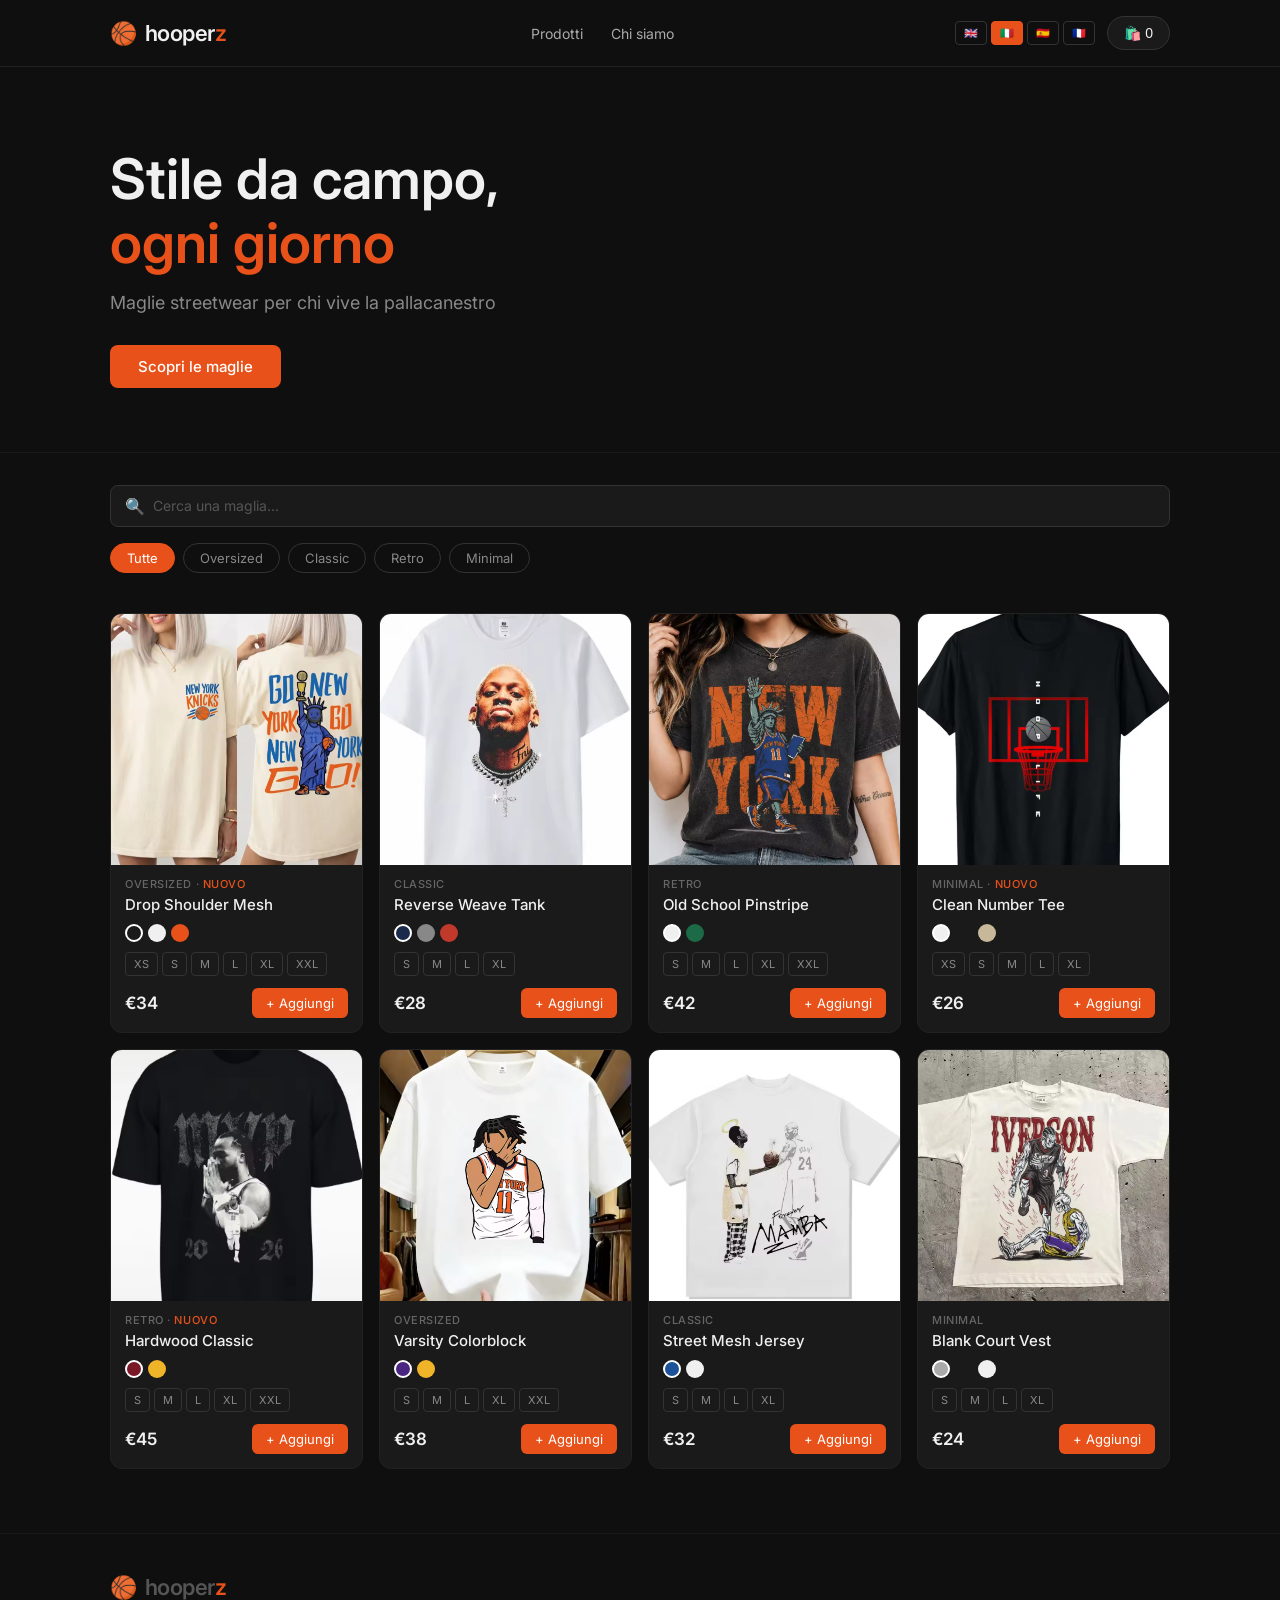
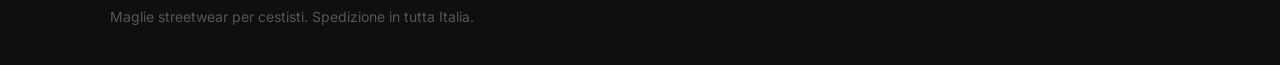
<file: index.html>
<!DOCTYPE html>
<html lang="it">
<head>
  <meta charset="UTF-8">
  <meta name="viewport" content="width=device-width, initial-scale=1.0">
  <title>Hooperz — Maglie da Basket Streetwear</title>
  <link rel="stylesheet" href="css/style.css">
  <link rel="preconnect" href="https://fonts.googleapis.com">
  <link href="https://fonts.googleapis.com/css2?family=Inter:wght@400;500;600&display=swap" rel="stylesheet">
</head>
<body>

  <!-- HEADER -->
  <header class="header">
    <div class="container">
      <div class="logo">
        <span class="logo-ball">🏀</span>
        <span class="logo-name">hooper<span class="accent">z</span></span>
      </div>
      <nav class="nav">
        <a href="#prodotti">Prodotti</a>
        <a href="#chi-siamo">Chi siamo</a>
      </nav>
      <div class="header-right">
        <div class="lang-switcher">
          <button class="lang-btn" data-lang="en">🇬🇧</button>
          <button class="lang-btn" data-lang="it">🇮🇹</button>
          <button class="lang-btn" data-lang="es">🇪🇸</button>
          <button class="lang-btn" data-lang="fr">🇫🇷</button>
        </div>
        <button class="cart-btn" id="cartBtn">
          🛍️ <span id="cartCount">0</span>
        </button>
      </div>
    </div>
  </header>

  <!-- HERO -->
  <section class="hero">
    <div class="container">
      <h1>Stile da campo,<br><span class="accent">ogni giorno</span></h1>
      <p>Maglie streetwear per chi vive la pallacanestro</p>
      <a href="#prodotti" class="btn-primary">Scopri le maglie</a>
    </div>
  </section>

  <!-- FILTRI E RICERCA -->
  <section class="filters-section" id="prodotti">
    <div class="container">
      <div class="search-bar">
        <span class="search-icon">🔍</span>
        <input type="text" id="searchInput" placeholder="Cerca una maglia...">
        <button class="search-clear" id="searchClear">✕</button>
      </div>
      <div class="filters" id="filters">
        <button class="filter active" data-filter="all">Tutte</button>
        <button class="filter" data-filter="oversized">Oversized</button>
        <button class="filter" data-filter="classic">Classic</button>
        <button class="filter" data-filter="retro">Retro</button>
        <button class="filter" data-filter="minimal">Minimal</button>
      </div>
    </div>
  </section>

  <!-- PRODOTTI -->
  <section class="products-section">
    <div class="container">
      <div id="noResults" class="no-results" style="display:none">
        😕 <span id="noResultsText"></span> "<span id="searchTerm"></span>"
      </div>
      <div class="grid" id="grid"></div>
    </div>
  </section>

  <!-- FOOTER -->
  <footer class="footer" id="chi-siamo">
    <div class="container">
      <div class="logo">
        <span class="logo-ball">🏀</span>
        <span class="logo-name">hooper<span class="accent">z</span></span>
      </div>
      <p>Maglie streetwear per cestisti. Spedizione in tutta Italia.</p>
    </div>
  </footer>

  <!-- CARRELLO -->
  <div class="cart-overlay" id="cartOverlay"></div>
  <div class="cart-drawer" id="cartDrawer">
    <div class="cart-header">
      <h2>Il tuo carrello</h2>
      <button id="closeCart">✕</button>
    </div>
    <div class="cart-items" id="cartItems">
      <p class="cart-empty">Il carrello è vuoto</p>
    </div>
    <div class="cart-footer" id="cartFooter" style="display:none">
      <div class="cart-total">Totale: <strong id="cartTotal">€0</strong></div>
      <button class="btn-primary" style="width:100%" onclick="goToCheckout()">Vai al checkout</button>
    </div>
  </div>

  <script src="js/products.js"></script>
  <script src="js/i18n.js"></script>
  <script src="js/main.js"></script>
</body>
</html>
</file>
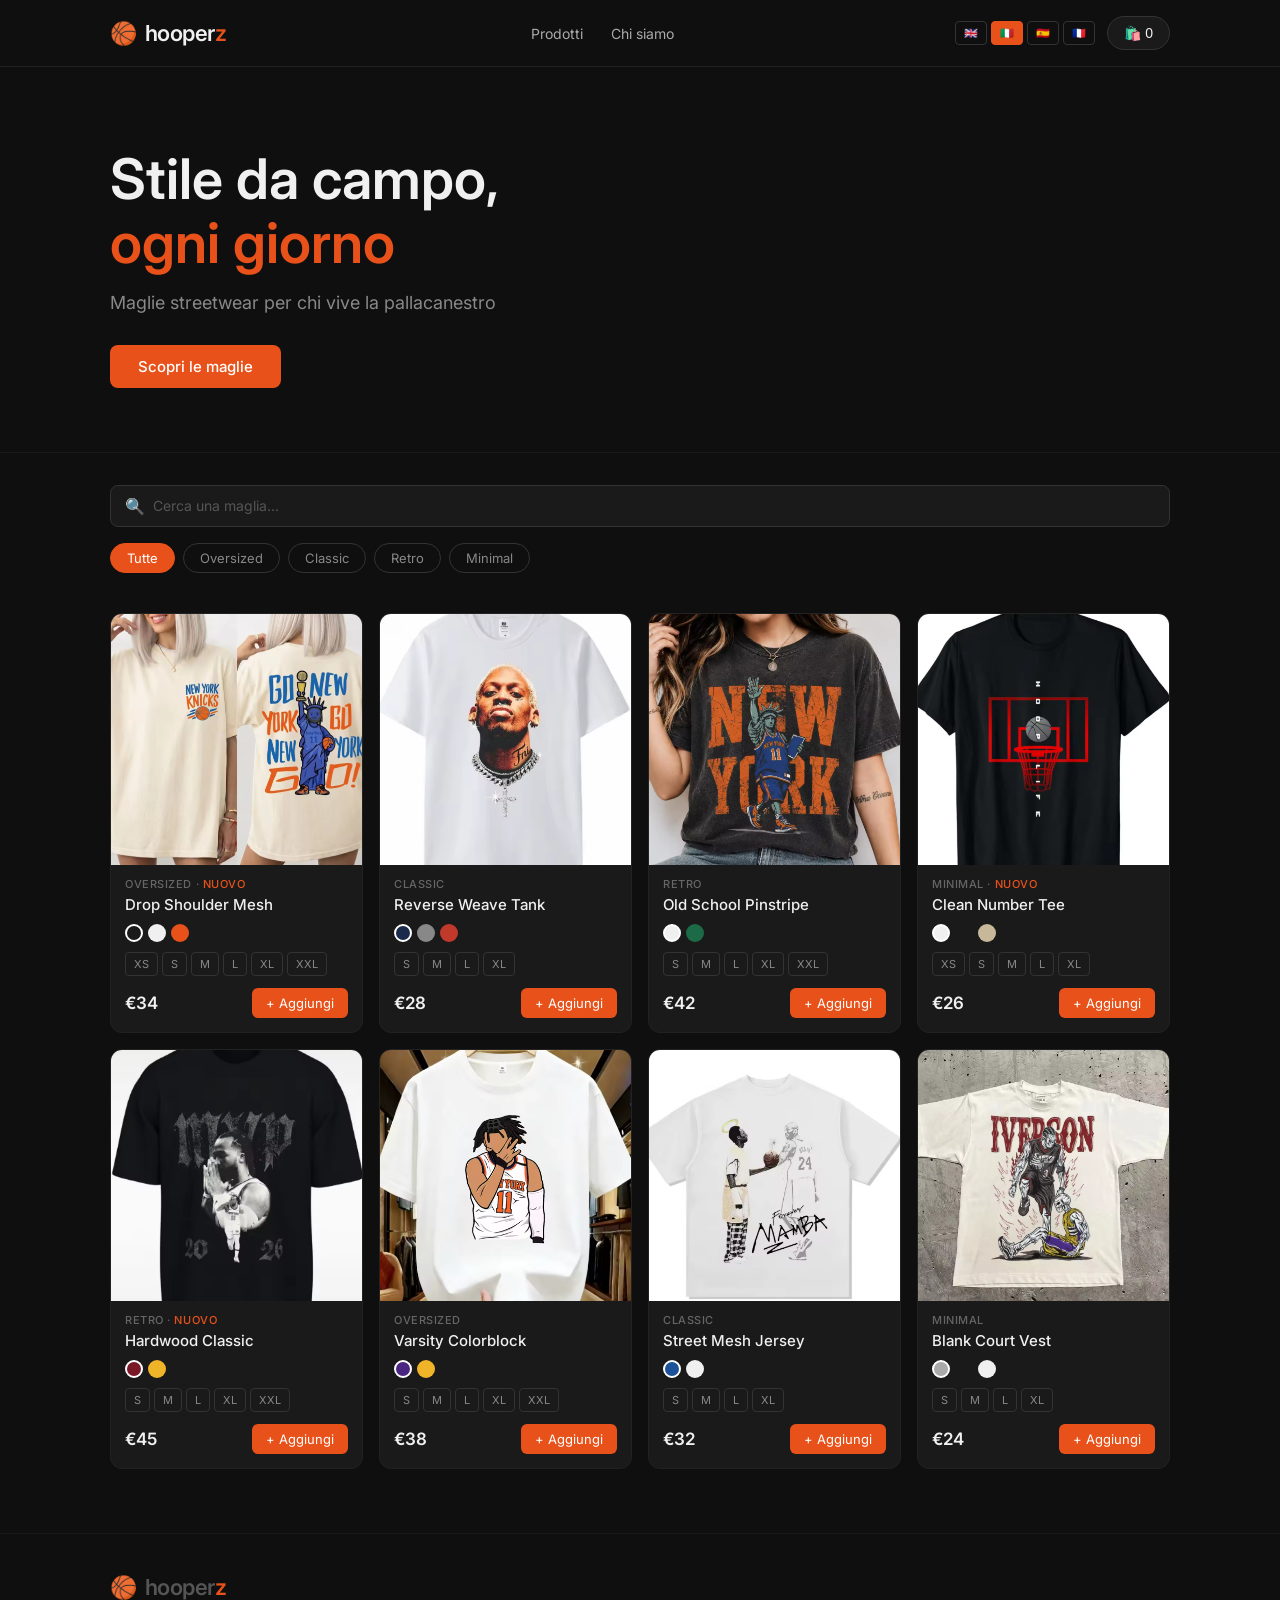
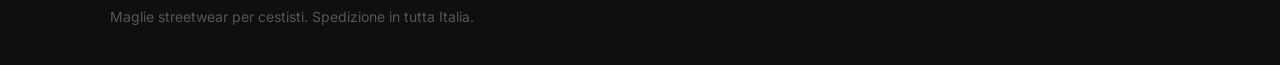
<file: product.html>
<!DOCTYPE html>
<html lang="it">
<head>
  <meta charset="UTF-8">
  <meta name="viewport" content="width=device-width, initial-scale=1.0">
  <title>Hooperz — Prodotto</title>
  <link rel="stylesheet" href="css/style.css">
  <link rel="preconnect" href="https://fonts.googleapis.com">
  <link href="https://fonts.googleapis.com/css2?family=Inter:wght@400;500;600&display=swap" rel="stylesheet">
</head>
<body>

  <!-- HEADER -->
  <header class="header">
    <div class="container">
      <div class="logo">
        <span class="logo-ball">🏀</span>
        <span class="logo-name">hooper<span class="accent">z</span></span>
      </div>
      <nav class="nav">
        <a href="index.html">← Torna al negozio</a>
      </nav>
      <button class="cart-btn" id="cartBtn">
        🛍️ <span id="cartCount">0</span>
      </button>
    </div>
  </header>

  <!-- PRODOTTO -->
  <section class="product-detail">
    <div class="container">
      <div class="product-layout">

        <!-- FOTO -->
        <div class="product-images">
          <div class="product-main-img">
            <img id="mainImg" src="" alt="">
          </div>
        </div>

        <!-- INFO -->
        <div class="product-info">
          <div class="product-tag" id="productTag"></div>
          <h1 class="product-name" id="productName"></h1>
          <div class="product-price" id="productPrice"></div>

          <div class="product-section">
            <div class="section-label">Colore: <span id="colorLabel"></span></div>
            <div class="swatches" id="swatches"></div>
          </div>

          <div class="product-section">
            <div class="section-label">Taglia</div>
            <div class="sizes" id="sizes"></div>
          </div>

          <div class="product-section">
            <div class="section-label">Descrizione</div>
            <p class="product-desc" id="productDesc"></p>
          </div>

          <button class="btn-primary btn-large" id="addToCartBtn">
            + Aggiungi al carrello
          </button>

          <div class="product-meta">
            <span>🚚 Spedizione gratuita sopra €60</span>
            <span>📦 Consegna in 5-7 giorni</span>
            <span>↩️ Reso gratuito entro 30 giorni</span>
          </div>
        </div>

      </div>
    </div>
  </section>

  <!-- CARRELLO -->
  <div class="cart-overlay" id="cartOverlay"></div>
  <div class="cart-drawer" id="cartDrawer">
    <div class="cart-header">
      <h2>Il tuo carrello</h2>
      <button id="closeCart">✕</button>
    </div>
    <div class="cart-items" id="cartItems">
      <p class="cart-empty">Il carrello è vuoto</p>
    </div>
    <div class="cart-footer" id="cartFooter" style="display:none">
      <div class="cart-total">Totale: <strong id="cartTotal">€0</strong></div>
      <button class="btn-primary" style="width:100%" onclick="goToCheckout()">Vai al checkout</button>
    </div>
  </div>

  <script src="js/products.js"></script>
  <script src="js/product.js"></script>
</body>
</html>
</file>
<file: css/style.css>
* { box-sizing: border-box; margin: 0; padding: 0; }

body {
  font-family: 'Inter', sans-serif;
  background: #0f0f0f;
  color: #f0f0f0;
}

.container {
  max-width: 1100px;
  margin: 0 auto;
  padding: 0 1.25rem;
}

.accent { color: #E8521A; }

/* HEADER */
.header {
  position: sticky;
  top: 0;
  background: #0f0f0f;
  border-bottom: 1px solid #222;
  z-index: 100;
  padding: 1rem 0;
}
.header .container {
  display: flex;
  align-items: center;
  justify-content: space-between;
}
.logo {
  display: flex;
  align-items: center;
  gap: 8px;
  font-size: 22px;
  font-weight: 600;
  letter-spacing: -0.02em;
}
.nav a {
  color: #aaa;
  text-decoration: none;
  margin-left: 1.5rem;
  font-size: 14px;
  transition: color 0.15s;
}
.nav a:hover { color: #f0f0f0; }
.cart-btn {
  background: #1a1a1a;
  border: 1px solid #333;
  color: #f0f0f0;
  padding: 8px 16px;
  border-radius: 99px;
  cursor: pointer;
  font-size: 14px;
  transition: background 0.15s;
}
.cart-btn:hover { background: #222; }

/* HERO */
.hero {
  padding: 5rem 0 4rem;
  border-bottom: 1px solid #1a1a1a;
}
.hero h1 {
  font-size: clamp(2rem, 6vw, 3.5rem);
  font-weight: 600;
  line-height: 1.15;
  margin-bottom: 1rem;
}
.hero p {
  color: #888;
  font-size: 18px;
  margin-bottom: 2rem;
}
.btn-primary {
  display: inline-block;
  background: #E8521A;
  color: #fff;
  padding: 12px 28px;
  border-radius: 8px;
  text-decoration: none;
  font-weight: 500;
  font-size: 15px;
  border: none;
  cursor: pointer;
  transition: opacity 0.15s;
}
.btn-primary:hover { opacity: 0.88; }

/* FILTRI */
.filters-section {
  padding: 2rem 0 1rem;
}
.filters {
  display: flex;
  gap: 8px;
  flex-wrap: wrap;
}
.filter {
  padding: 6px 16px;
  border-radius: 99px;
  border: 1px solid #333;
  background: transparent;
  color: #888;
  cursor: pointer;
  font-size: 13px;
  font-family: 'Inter', sans-serif;
  transition: all 0.15s;
}
.filter:hover { color: #f0f0f0; border-color: #555; }
.filter.active {
  background: #E8521A;
  color: #fff;
  border-color: #E8521A;
}

/* GRIGLIA PRODOTTI */
.products-section { padding: 1.5rem 0 4rem; }
.grid {
  display: grid;
  grid-template-columns: repeat(auto-fill, minmax(220px, 1fr));
  gap: 16px;
}
.card {
  background: #1a1a1a;
  border: 1px solid #222;
  border-radius: 12px;
  overflow: hidden;
  transition: border-color 0.15s, transform 0.15s;
  cursor: pointer;
}
.card:hover {
  border-color: #444;
  transform: translateY(-2px);
}
.card-img {
  aspect-ratio: 1;
  overflow: hidden;
  background: #111;
  display: flex;
  align-items: center;
  justify-content: center;
}
.card-img img {
  width: 100%;
  height: 100%;
  object-fit: cover;
  transition: transform 0.3s;
}
.card:hover .card-img img { transform: scale(1.04); }
.card-body { padding: 12px 14px 14px; }
.card-tag {
  font-size: 11px;
  color: #666;
  text-transform: uppercase;
  letter-spacing: 0.05em;
  font-weight: 500;
}
.card-name {
  font-size: 15px;
  font-weight: 500;
  color: #f0f0f0;
  margin: 4px 0 10px;
}

/* COLORI */
.swatches { display: flex; gap: 5px; margin-bottom: 10px; }
.swatch {
  width: 18px; height: 18px;
  border-radius: 50%;
  border: 2px solid transparent;
  cursor: pointer;
  transition: transform 0.1s;
}
.swatch:hover { transform: scale(1.2); }
.swatch.active { border-color: #fff; }

/* TAGLIE */
.sizes { display: flex; gap: 4px; margin-bottom: 12px; flex-wrap: wrap; }
.size {
  padding: 4px 8px;
  font-size: 11px;
  border-radius: 4px;
  border: 1px solid #333;
  background: transparent;
  color: #888;
  cursor: pointer;
  font-family: 'Inter', sans-serif;
  transition: all 0.1s;
}
.size:hover { border-color: #E8521A; color: #E8521A; }
.size.active { background: #E8521A; color: #fff; border-color: #E8521A; }

/* FOOTER CARD */
.card-footer {
  display: flex;
  align-items: center;
  justify-content: space-between;
}
.price { font-size: 17px; font-weight: 600; }
.add-to-cart {
  padding: 7px 14px;
  background: #E8521A;
  color: #fff;
  border: none;
  border-radius: 6px;
  font-size: 13px;
  cursor: pointer;
  font-family: 'Inter', sans-serif;
  transition: opacity 0.15s;
}
.add-to-cart:hover { opacity: 0.85; }

/* CARRELLO DRAWER */
.cart-overlay {
  display: none;
  position: fixed;
  inset: 0;
  background: rgba(0,0,0,0.6);
  z-index: 200;
}
.cart-overlay.open { display: block; }
.cart-drawer {
  position: fixed;
  right: 0; top: 0; bottom: 0;
  width: min(360px, 100%);
  background: #111;
  border-left: 1px solid #222;
  z-index: 201;
  display: flex;
  flex-direction: column;
  transform: translateX(100%);
  transition: transform 0.25s ease;
}
.cart-drawer.open { transform: translateX(0); }
.cart-header {
  padding: 1.25rem;
  border-bottom: 1px solid #222;
  display: flex;
  align-items: center;
  justify-content: space-between;
}
.cart-header h2 { font-size: 16px; font-weight: 500; }
.cart-header button {
  background: none;
  border: none;
  color: #888;
  font-size: 20px;
  cursor: pointer;
}
.cart-items {
  flex: 1;
  overflow-y: auto;
  padding: 1rem 1.25rem;
}
.cart-empty { color: #555; font-size: 14px; text-align: center; padding: 2rem 0; }
.cart-item {
  display: flex;
  gap: 12px;
  align-items: center;
  padding: 10px 0;
  border-bottom: 1px solid #1a1a1a;
}
.cart-item img {
  width: 52px; height: 52px;
  object-fit: cover;
  border-radius: 6px;
  background: #1a1a1a;
}
.cart-item-info { flex: 1; }
.cart-item-name { font-size: 13px; font-weight: 500; }
.cart-item-detail { font-size: 12px; color: #666; margin-top: 2px; }
.cart-item-price { font-size: 14px; font-weight: 500; }
.cart-footer {
  padding: 1.25rem;
  border-top: 1px solid #222;
}
.cart-total {
  font-size: 15px;
  margin-bottom: 12px;
  display: flex;
  justify-content: space-between;
}

/* FOOTER PAGINA */
.footer {
  border-top: 1px solid #1a1a1a;
  padding: 2.5rem 0;
  color: #555;
  font-size: 14px;
}
.footer .logo { margin-bottom: 8px; }
/* PAGINA PRODOTTO */
.product-detail { padding: 3rem 0 5rem; }
.product-layout {
  display: grid;
  grid-template-columns: 1fr 1fr;
  gap: 3rem;
  align-items: start;
}
@media (max-width: 700px) {
  .product-layout { grid-template-columns: 1fr; }
}
.product-main-img {
  border-radius: 12px;
  overflow: hidden;
  background: #1a1a1a;
  aspect-ratio: 1;
}
.product-main-img img {
  width: 100%;
  height: 100%;
  object-fit: cover;
}
.product-tag {
  font-size: 12px;
  color: #666;
  text-transform: uppercase;
  letter-spacing: 0.05em;
  font-weight: 500;
  margin-bottom: 8px;
}
.product-name {
  font-size: 28px;
  font-weight: 600;
  margin-bottom: 12px;
  line-height: 1.2;
}
.product-price {
  font-size: 24px;
  font-weight: 600;
  color: #E8521A;
  margin-bottom: 24px;
}
.product-section { margin-bottom: 20px; }
.section-label {
  font-size: 13px;
  color: #888;
  margin-bottom: 8px;
  font-weight: 500;
}
.product-desc {
  font-size: 14px;
  color: #888;
  line-height: 1.6;
}
.btn-large {
  width: 100%;
  padding: 14px;
  font-size: 16px;
  margin-bottom: 20px;
  text-align: center;
}
.product-meta {
  display: flex;
  flex-direction: column;
  gap: 8px;
  font-size: 13px;
  color: #555;
}
/* CHECKOUT */
.checkout-section { padding: 3rem 0 5rem; }
.checkout-layout {
  display: grid;
  grid-template-columns: 1fr 1.2fr;
  gap: 3rem;
  align-items: start;
}
@media (max-width: 700px) {
  .checkout-layout { grid-template-columns: 1fr; }
}
.checkout-title {
  font-size: 18px;
  font-weight: 600;
  margin-bottom: 1.25rem;
}
.order-item {
  display: flex;
  align-items: center;
  gap: 12px;
  padding: 10px 0;
  border-bottom: 1px solid #1a1a1a;
}
.order-item img {
  width: 52px;
  height: 52px;
  object-fit: cover;
  border-radius: 6px;
  background: #1a1a1a;
}
.order-item-info { flex: 1; }
.order-item-name { font-size: 13px; font-weight: 500; }
.order-item-detail { font-size: 12px; color: #666; margin-top: 2px; }
.order-item-price { font-size: 14px; font-weight: 500; }
.order-totals { margin-top: 1rem; }
.order-row {
  display: flex;
  justify-content: space-between;
  font-size: 14px;
  color: #888;
  padding: 6px 0;
}
.order-total {
  font-size: 16px;
  font-weight: 600;
  color: #f0f0f0;
  border-top: 1px solid #222;
  margin-top: 8px;
  padding-top: 12px;
}
.form-group { margin-bottom: 16px; }
.form-group label {
  display: block;
  font-size: 13px;
  color: #888;
  margin-bottom: 6px;
}
.form-group input {
  width: 100%;
  padding: 10px 14px;
  background: #1a1a1a;
  border: 1px solid #333;
  border-radius: 8px;
  color: #f0f0f0;
  font-size: 14px;
  font-family: 'Inter', sans-serif;
  outline: none;
  transition: border-color 0.15s;
}
.form-group input:focus { border-color: #E8521A; }
.form-row {
  display: grid;
  grid-template-columns: 1fr 1fr;
  gap: 12px;
}
#card-element {
  padding: 12px 14px;
  background: #1a1a1a;
  border: 1px solid #333;
  border-radius: 8px;
}
.card-errors {
  color: #E8521A;
  font-size: 13px;
  margin-top: 6px;
}
.secure-note {
  text-align: center;
  font-size: 13px;
  color: #555;
  margin-top: 12px;
}
/* SPEDIZIONE */
.freeshipping-banner {
  font-size: 13px;
  margin: 12px 0;
}
.shipping-options {
  margin-bottom: 1rem;
}
.shipping-select {
  width: 100%;
  padding: 10px 14px;
  background: #1a1a1a;
  border: 1px solid #333;
  border-radius: 8px;
  color: #f0f0f0;
  font-size: 14px;
  font-family: 'Inter', sans-serif;
  outline: none;
  cursor: pointer;
}
.shipping-select:focus { border-color: #E8521A; }
/* BARRA DI RICERCA */
.search-bar {
  display: flex;
  align-items: center;
  background: #1a1a1a;
  border: 1px solid #333;
  border-radius: 8px;
  padding: 10px 14px;
  margin-bottom: 1rem;
  gap: 8px;
}
.search-bar input {
  flex: 1;
  background: none;
  border: none;
  color: #f0f0f0;
  font-size: 14px;
  font-family: 'Inter', sans-serif;
  outline: none;
}
.search-bar input::placeholder { color: #555; }
.search-icon { font-size: 16px; }
.search-clear {
  background: none;
  border: none;
  color: #555;
  font-size: 16px;
  cursor: pointer;
  display: none;
  padding: 0;
}
.search-clear:hover { color: #f0f0f0; }
.no-results {
  text-align: center;
  padding: 3rem 0;
  color: #666;
  font-size: 16px;
}
/* PAGINA CONFERMA */
.confirmation-section {
  padding: 4rem 0;
}
.confirmation-box {
  max-width: 600px;
  margin: 0 auto;
  text-align: center;
}
.confirmation-icon {
  font-size: 64px;
  margin-bottom: 1rem;
}
.confirmation-title {
  font-size: 32px;
  font-weight: 600;
  margin-bottom: 8px;
}
.confirmation-subtitle {
  color: #888;
  font-size: 16px;
  margin-bottom: 2rem;
}
.confirmation-details {
  background: #1a1a1a;
  border: 1px solid #222;
  border-radius: 12px;
  padding: 1.25rem;
  margin-bottom: 1.5rem;
  text-align: left;
}
.confirmation-row {
  display: flex;
  justify-content: space-between;
  font-size: 14px;
  color: #888;
  padding: 8px 0;
  border-bottom: 1px solid #222;
}
.confirmation-row:last-child {
  border-bottom: none;
}
.confirmation-total {
  font-size: 16px;
  font-weight: 600;
  color: #f0f0f0;
  margin-top: 4px;
}
.confirmation-items {
  text-align: left;
}
.confirmation-items h2 {
  font-size: 16px;
  font-weight: 600;
  margin-bottom: 1rem;
} /* LINGUA */
.header-right {
  display: flex;
  align-items: center;
  gap: 12px;
}
.lang-switcher {
  display: flex;
  gap: 4px;
}
.lang-btn {
  padding: 4px 8px;
  border-radius: 4px;
  border: 1px solid #333;
  background: transparent;
  color: #888;
  font-size: 11px;
  font-weight: 500;
  cursor: pointer;
  font-family: 'Inter', sans-serif;
  transition: all 0.15s;
}
.lang-btn:hover { color: #f0f0f0; border-color: #555; }
.lang-btn.active { background: #E8521A; color: #fff; border-color: #E8521A; }
</file>
